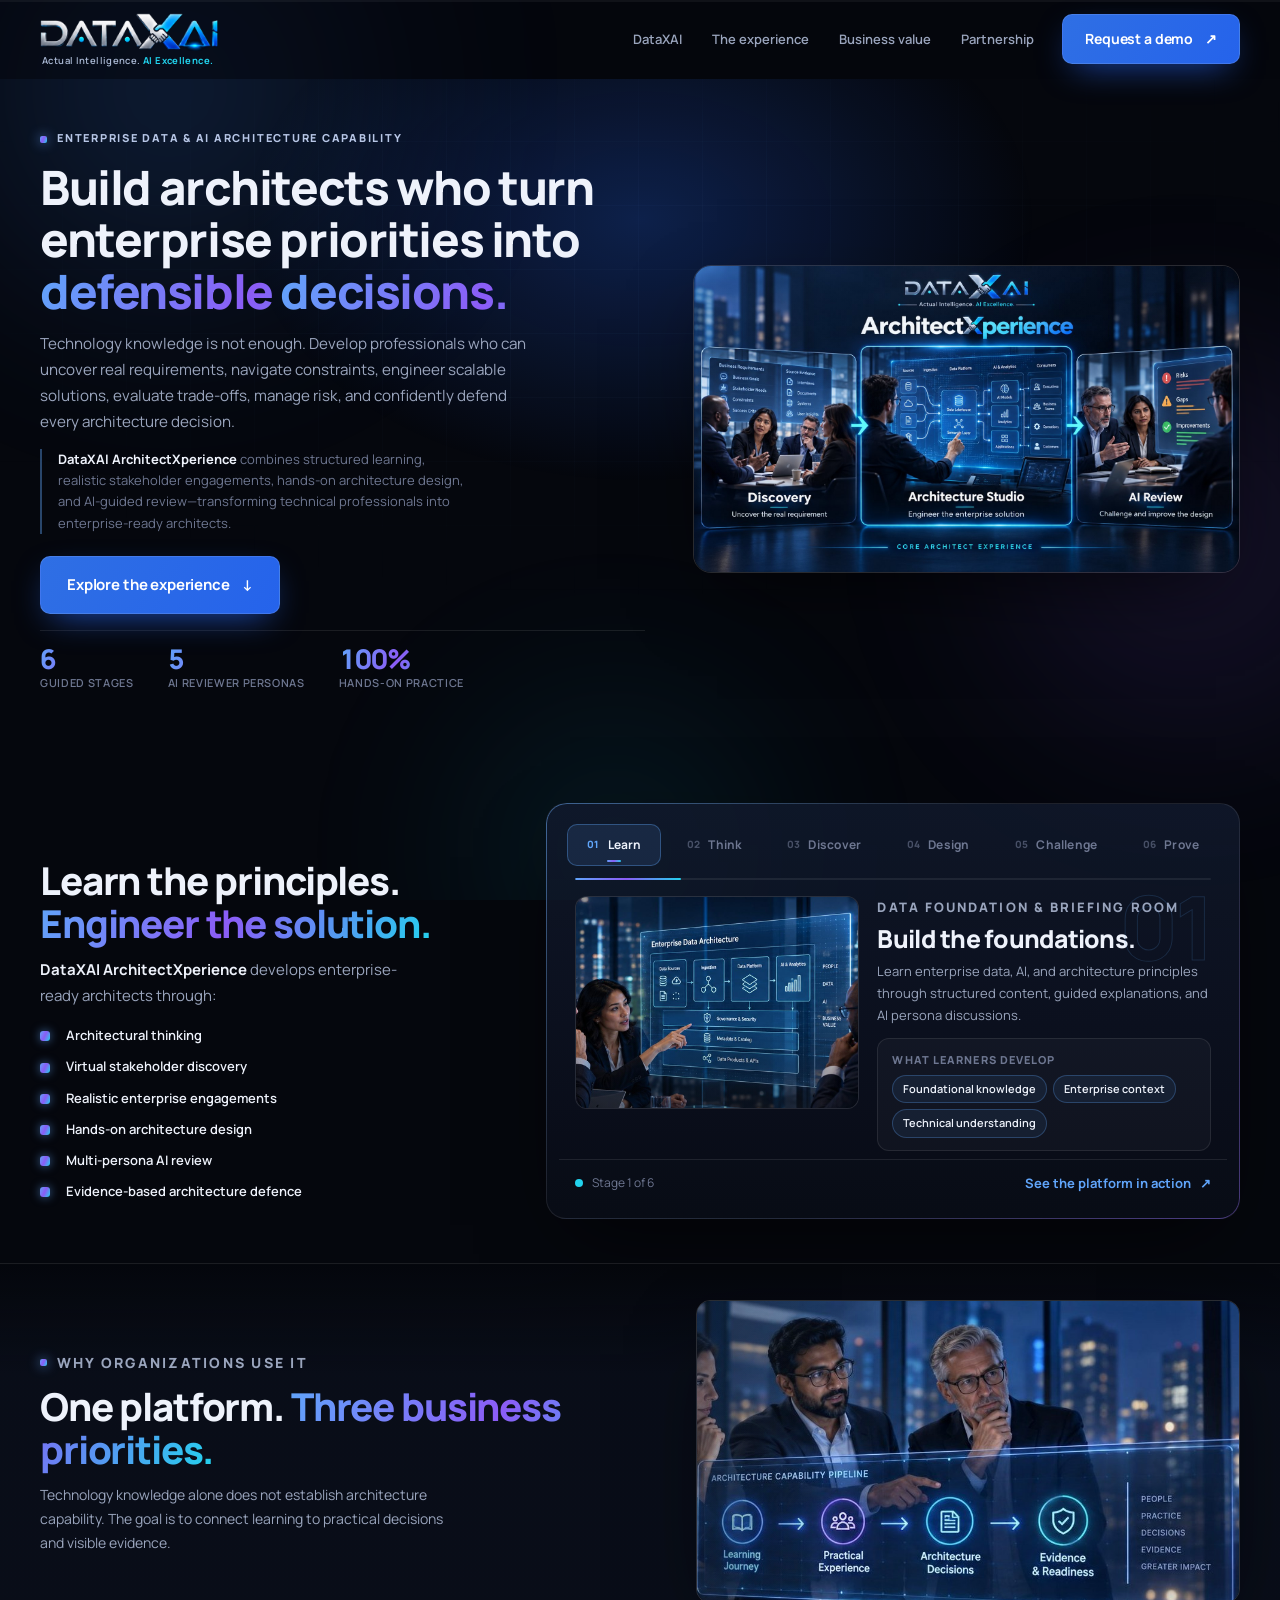
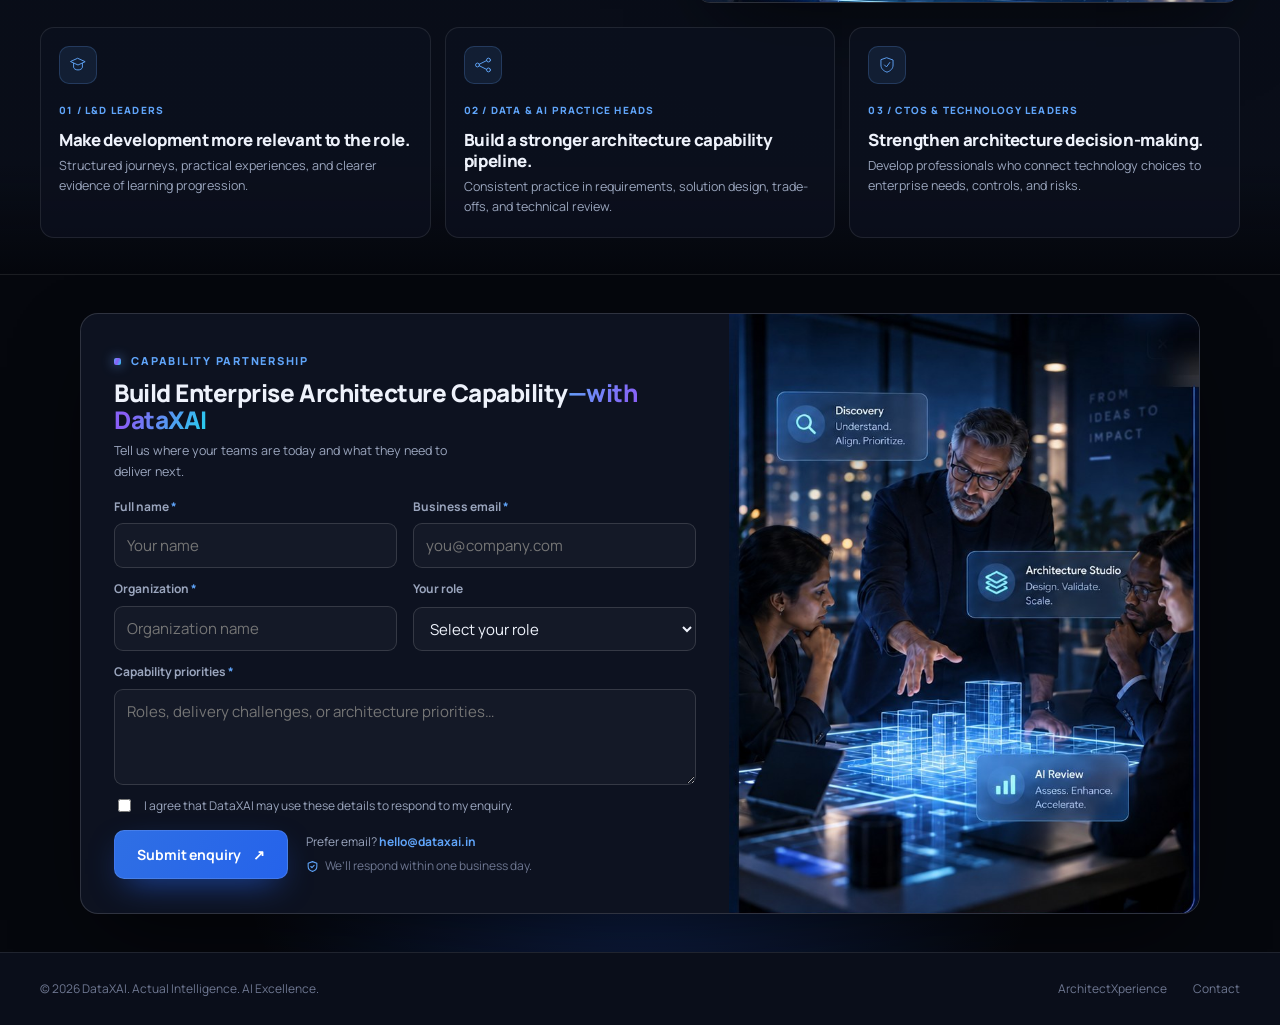
<file: index.html>
<!doctype html>
<html lang="en">
<head>
  <meta charset="utf-8">
  <meta name="viewport" content="width=device-width, initial-scale=1">
  <meta name="theme-color" content="#05070d">
  <meta name="description" content="DataXAI ArchitectXperience builds enterprise Data &amp; AI architecture capability &mdash; combining structured learning, realistic stakeholder engagements, hands-on architecture design, and AI-guided review to turn technical professionals into enterprise-ready architects.">
  <meta property="og:title" content="DataXAI | Build Enterprise-Ready Architects">
  <meta property="og:description" content="Technology knowledge is not enough. Develop professionals who can uncover real requirements, navigate constraints, engineer scalable solutions, evaluate trade-offs, manage risk, and defend every architecture decision.">
  <meta property="og:type" content="website">
  <title>DataXAI | Build Enterprise-Ready Architects</title>
  <link rel="icon" type="image/png" href="assets/favicon.png">
  <link rel="preconnect" href="https://fonts.googleapis.com">
  <link rel="preconnect" href="https://fonts.gstatic.com" crossorigin>
  <link href="https://fonts.googleapis.com/css2?family=Manrope:wght@400;500;600;700;800&display=swap" rel="stylesheet">
  <link rel="stylesheet" href="styles.css?v=2">
  <noscript><style>
    [data-reveal],.hero-title .w{opacity:1!important;transform:none!important}
    .value-ico .dw{stroke-dashoffset:0!important}
  </style></noscript>
</head>
<body>
  <a class="skip-link" href="#main">Skip to content</a>

  <div class="scroll-progress" aria-hidden="true"><span data-scroll-bar></span></div>

  <div class="page-aurora" aria-hidden="true">
    <span class="aurora aurora-1"></span>
    <span class="aurora aurora-2"></span>
    <span class="aurora aurora-3"></span>
  </div>

  <header class="site-header" data-header>
    <div class="container header-inner">
      <a class="brand" href="#top" aria-label="DataXAI — Actual Intelligence. AI Excellence.">
        <img class="brand-mark" src="assets/logo-mark.png" alt="DataXAI" width="460" height="98">
        <span class="brand-tagline">Actual Intelligence. <b>AI Excellence.</b></span>
      </a>
      <nav class="desktop-nav" aria-label="Main navigation">
        <a href="#top">DataXAI</a>
        <a href="#experience">The experience</a>
        <a href="#value">Business value</a>
        <a href="#partnership">Partnership</a>
      </nav>
      <div class="header-actions">
        <a class="button button-primary js-contact" href="#partnership">Request a demo <span aria-hidden="true">↗</span></a>
        <button class="menu-toggle" type="button" aria-label="Open navigation" aria-controls="mobile-nav" aria-expanded="false">
          <span></span><span></span><span></span>
        </button>
      </div>
    </div>
    <nav class="mobile-nav" id="mobile-nav" aria-label="Mobile navigation" hidden>
      <a href="#top">DataXAI</a>
      <a href="#experience">The experience</a>
      <a href="#value">Business value</a>
      <a href="#partnership">Partnership</a>
      <a class="button button-primary js-contact" href="#partnership">Request a corporate demo</a>
    </nav>
  </header>

  <main id="main">
    <!-- ===================== HERO ===================== -->
    <section class="hero" id="top" aria-labelledby="hero-title">
      <div class="hero-grid" aria-hidden="true"></div>
      <div class="hero-glow" aria-hidden="true"></div>
      <div class="container hero-inner">
        <div class="hero-copy">
          <p class="eyebrow eyebrow-light reveal" data-reveal>
            <span class="eyebrow-mark"></span> Enterprise Data &amp; AI Architecture Capability
          </p>
          <h1 id="hero-title" class="hero-title">
            <span class="line" data-reveal><span class="w">Build</span> <span class="w">architects</span> <span class="w">who</span> <span class="w">turn</span></span>
            <span class="line" data-reveal><span class="w">enterprise</span> <span class="w">priorities</span> <span class="w">into</span></span>
            <span class="line" data-reveal><span class="w grad">defensible</span> <span class="w grad">decisions.</span></span>
          </h1>
          <p class="hero-description reveal" data-reveal>
            Technology knowledge is not enough. Develop professionals who can uncover real
            requirements, navigate constraints, engineer scalable solutions, evaluate trade-offs,
            manage risk, and confidently defend every architecture decision.
          </p>
          <p class="hero-product reveal" data-reveal>
            <strong>DataXAI ArchitectXperience</strong> combines structured learning, realistic
            stakeholder engagements, hands-on architecture design, and AI-guided review&mdash;transforming
            technical professionals into enterprise-ready architects.
          </p>
          <div class="hero-actions reveal" data-reveal>
            <a class="button button-primary button-large" href="#experience">
              Explore the experience <span aria-hidden="true">↓</span>
            </a>
          </div>
          <dl class="hero-proof reveal" data-reveal>
            <div><dt data-count="6">6</dt><dd>Guided stages</dd></div>
            <div><dt data-count="5">5</dt><dd>AI reviewer personas</dd></div>
            <div><dt data-count="100" data-suffix="%">100%</dt><dd>Hands-on practice</dd></div>
          </dl>
        </div>
        <div class="hero-visual reveal" data-reveal aria-hidden="true" data-tilt-visual>
          <div class="hero-visual-frame">
            <img src="assets/archxp.jpg" alt="" width="1672" height="941" loading="eager">
            <span class="hero-scan"></span>
          </div>
        </div>
      </div>
      <a class="hero-cue" href="#experience" aria-label="Scroll to explore the experience">
        <span class="hero-cue-track"><span class="hero-cue-dot"></span></span>
        Scroll to explore
      </a>
    </section>

    <!-- ===================== EXPERIENCE ===================== -->
    <section class="experience-section" id="experience" aria-labelledby="experience-title">
      <div class="container experience-layout">
        <div class="experience-intro">
          <p class="eyebrow reveal" data-reveal><span class="eyebrow-mark"></span> The connected experience</p>
          <h2 id="experience-title" class="reveal" data-reveal>
            Learn the principles.<br><span class="grad">Engineer the solution.</span>
          </h2>
          <p class="reveal" data-reveal>
            <strong>DataXAI ArchitectXperience</strong> develops enterprise-ready architects through:
          </p>
          <ul class="experience-points reveal" data-reveal>
            <li>Architectural thinking</li>
            <li>Virtual stakeholder discovery</li>
            <li>Realistic enterprise engagements</li>
            <li>Hands-on architecture design</li>
            <li>Multi-persona AI review</li>
            <li>Evidence-based architecture defence</li>
          </ul>
        </div>

        <div class="journey-panel reveal" data-reveal>
          <div class="journey-tabs" role="tablist" aria-label="Architecture development stages">
            <button type="button" role="tab" id="tab-learn" aria-controls="panel-learn" aria-selected="true" tabindex="0" data-stage="learn"><span>01</span> Learn</button>
            <button type="button" role="tab" id="tab-think" aria-controls="panel-think" aria-selected="false" tabindex="-1" data-stage="think"><span>02</span> Think</button>
            <button type="button" role="tab" id="tab-discover" aria-controls="panel-discover" aria-selected="false" tabindex="-1" data-stage="discover"><span>03</span> Discover</button>
            <button type="button" role="tab" id="tab-design" aria-controls="panel-design" aria-selected="false" tabindex="-1" data-stage="design"><span>04</span> Design</button>
            <button type="button" role="tab" id="tab-challenge" aria-controls="panel-challenge" aria-selected="false" tabindex="-1" data-stage="challenge"><span>05</span> Challenge</button>
            <button type="button" role="tab" id="tab-prove" aria-controls="panel-prove" aria-selected="false" tabindex="-1" data-stage="prove"><span>06</span> Prove</button>
          </div>

          <div class="journey-progress" aria-hidden="true">
            <span data-journey-bar></span>
            <span class="journey-timer" data-journey-timer></span>
          </div>

          <div class="journey-content">
            <section class="stage" role="tabpanel" id="panel-learn" aria-labelledby="tab-learn">
              <div class="stage-body">
                <span class="stage-ghost" aria-hidden="true">01</span>
                <p class="stage-label">Data foundation &amp; briefing room</p>
                <h3>Build the foundations.</h3>
                <p>Learn enterprise data, AI, and architecture principles through structured content, guided explanations, and AI persona discussions.</p>
                <div class="stage-output">
                  <strong>What learners develop</strong>
                  <ul class="chips"><li>Foundational knowledge</li><li>Enterprise context</li><li>Technical understanding</li></ul>
                </div>
              </div>
              <figure class="stage-media"><img src="assets/learn.jpg" alt="" data-stage-img></figure>
            </section>
            <section class="stage" role="tabpanel" id="panel-think" aria-labelledby="tab-think" hidden>
              <div class="stage-body">
                <span class="stage-ghost" aria-hidden="true">02</span>
                <p class="stage-label">Architect thinking</p>
                <h3>Reason before choosing technology.</h3>
                <p>Work through scenarios, decision frameworks, constraints, and trade-offs to develop architecture thinking rather than memorizing products.</p>
                <div class="stage-output">
                  <strong>What learners develop</strong>
                  <ul class="chips"><li>Problem framing</li><li>Alternatives</li><li>Decision rationale</li></ul>
                </div>
              </div>
              <figure class="stage-media"><img src="assets/think.jpg" alt="" data-stage-img></figure>
            </section>
            <section class="stage" role="tabpanel" id="panel-discover" aria-labelledby="tab-discover" hidden>
              <div class="stage-body">
                <span class="stage-ghost" aria-hidden="true">03</span>
                <p class="stage-label">Virtual discovery room</p>
                <h3>Understand the real requirement.</h3>
                <p>Engage with AI stakeholder personas to clarify business objectives, ask better questions, and reconcile competing priorities.</p>
                <div class="stage-output">
                  <strong>What learners produce</strong>
                  <ul class="chips"><li>Requirements</li><li>Constraints</li><li>Assumptions</li><li>Discovery notes</li></ul>
                </div>
              </div>
              <figure class="stage-media"><img src="assets/discover.jpg" alt="" data-stage-img></figure>
            </section>
            <section class="stage" role="tabpanel" id="panel-design" aria-labelledby="tab-design" hidden>
              <div class="stage-body">
                <span class="stage-ghost" aria-hidden="true">04</span>
                <p class="stage-label">Architecture studio</p>
                <h3>Don't just draw it. Engineer it.</h3>
                <p>Turn requirements into a structured enterprise design. Explore components and patterns, document design choices, and consider governance, security, quality, and operations.</p>
                <div class="stage-output">
                  <strong>What learners produce</strong>
                  <ul class="chips"><li>Architecture design</li><li>Component choices</li><li>Design decisions</li></ul>
                </div>
              </div>
              <figure class="stage-media"><img src="assets/design.jpg" alt="" data-stage-img></figure>
            </section>
            <section class="stage" role="tabpanel" id="panel-challenge" aria-labelledby="tab-challenge" hidden>
              <div class="stage-body">
                <span class="stage-ghost" aria-hidden="true">05</span>
                <p class="stage-label">AI architecture review</p>
                <h3>Challenge the design.</h3>
                <p>Use AI-guided review to examine assumptions, identify gaps and risks, compare alternatives, and improve the proposed solution.</p>
                <div class="stage-output">
                  <strong>What learners develop</strong>
                  <ul class="chips"><li>Risk awareness</li><li>Trade-off analysis</li><li>Design improvements</li></ul>
                </div>
              </div>
              <figure class="stage-media"><img src="assets/challenge.jpg" alt="" data-stage-img></figure>
            </section>
            <section class="stage" role="tabpanel" id="panel-prove" aria-labelledby="tab-prove" hidden>
              <div class="stage-body">
                <span class="stage-ghost" aria-hidden="true">06</span>
                <p class="stage-label">Assessment &amp; architecture evidence</p>
                <h3>Show the work. Defend the decisions.</h3>
                <p>Present architecture artifacts and explain the proposed solution. Evaluate practical work against agreed criteria to make development progress more visible.</p>
                <div class="stage-output">
                  <strong>What learners demonstrate</strong>
                  <ul class="chips"><li>Architecture artifacts</li><li>Design rationale</li><li>Review readiness</li></ul>
                </div>
              </div>
              <figure class="stage-media"><img src="assets/prove.jpg" alt="" data-stage-img></figure>
            </section>
          </div>

          <div class="journey-footer">
            <span><span class="status-dot"></span> <span data-journey-count>Stage 1 of 6</span></span>
            <a class="text-action js-contact" href="#partnership">See the platform in action <span aria-hidden="true">↗</span></a>
          </div>
        </div>
      </div>
    </section>

    <!-- ===================== VALUE ===================== -->
    <section class="value-section" id="value" aria-labelledby="value-title">
      <div class="container value-v2">
        <div class="value-v2-top">
          <div class="value-v2-intro">
            <p class="eyebrow reveal" data-reveal><span class="eyebrow-mark"></span> Why organizations use it</p>
            <h2 id="value-title" class="reveal" data-reveal>One platform. <span class="grad">Three business priorities.</span></h2>
            <p class="reveal" data-reveal>
              Technology knowledge alone does not establish architecture capability. The goal is to
              connect learning to practical decisions and visible evidence.
            </p>
          </div>
          <figure class="value-v2-scene reveal" data-reveal aria-hidden="true">
            <img src="assets/value-scene.jpg" width="906" height="503" alt="" loading="lazy">
          </figure>
        </div>

        <div class="value-v2-cards">
          <article class="v2-card reveal" data-reveal>
            <span class="v2-ico" aria-hidden="true">
              <svg viewBox="0 0 40 40" fill="none" stroke="currentColor" stroke-width="1.7" stroke-linecap="round" stroke-linejoin="round">
                <path d="M20 8 L33 14 L20 20 L7 14 Z"/><path d="M12 17 V24 C12 26.5 15.5 29 20 29 C24.5 29 28 26.5 28 24 V17"/>
              </svg>
            </span>
            <span class="v2-label">01 / L&amp;D Leaders</span>
            <h3>Make development more relevant to the role.</h3>
            <p>Structured journeys, practical experiences, and clearer evidence of learning progression.</p>
          </article>
          <article class="v2-card reveal" data-reveal>
            <span class="v2-ico" aria-hidden="true">
              <svg viewBox="0 0 40 40" fill="none" stroke="currentColor" stroke-width="1.7" stroke-linecap="round" stroke-linejoin="round">
                <circle cx="10" cy="20" r="3.5"/><circle cx="30" cy="11" r="3.5"/><circle cx="30" cy="29" r="3.5"/>
                <path d="M13.5 18.5 L26.5 12"/><path d="M13.5 21.5 L26.5 28"/>
              </svg>
            </span>
            <span class="v2-label">02 / Data &amp; AI Practice Heads</span>
            <h3>Build a stronger architecture capability pipeline.</h3>
            <p>Consistent practice in requirements, solution design, trade-offs, and technical review.</p>
          </article>
          <article class="v2-card reveal" data-reveal>
            <span class="v2-ico" aria-hidden="true">
              <svg viewBox="0 0 40 40" fill="none" stroke="currentColor" stroke-width="1.7" stroke-linecap="round" stroke-linejoin="round">
                <path d="M20 7 L31 11 V20 C31 27 26 31 20 33 C14 31 9 27 9 20 V11 Z"/><path d="M15.5 20 L19 23.5 L25 15.5"/>
              </svg>
            </span>
            <span class="v2-label">03 / CTOs &amp; Technology Leaders</span>
            <h3>Strengthen architecture decision-making.</h3>
            <p>Develop professionals who connect technology choices to enterprise needs, controls, and risks.</p>
          </article>
        </div>

      </div>
    </section>

    <!-- ===================== PARTNERSHIP (enquiry) ===================== -->
    <section class="partnership-section" id="partnership" aria-labelledby="partnership-heading">
      <div class="hero-glow closing-glow" aria-hidden="true"></div>
      <div class="container">
        <div class="enquiry-card">
          <div class="enquiry-pane">
            <p class="eyebrow reveal" data-reveal><span class="eyebrow-mark"></span> Capability Partnership</p>
            <h2 id="partnership-heading" class="reveal" data-reveal>Build Enterprise Architecture Capability<span class="grad">&mdash;with DataXAI</span></h2>
            <p class="enquiry-lead reveal" data-reveal>Tell us where your teams are today and what they need to deliver next.</p>
            <form name="corporate-enquiry" method="POST" action="/thank-you.html" data-netlify="true" netlify-honeypot="bot-field">
              <input type="hidden" name="form-name" value="corporate-enquiry">
              <p class="honeypot"><label>Leave this field empty: <input name="bot-field" tabindex="-1" autocomplete="off"></label></p>
              <div class="form-grid">
                <div class="field"><label for="contact-name">Full name <span>*</span></label><input id="contact-name" name="name" type="text" autocomplete="name" required placeholder="Your name"></div>
                <div class="field"><label for="contact-email">Business email <span>*</span></label><input id="contact-email" name="email" type="email" autocomplete="email" required placeholder="you@company.com"></div>
                <div class="field"><label for="contact-company">Organization <span>*</span></label><input id="contact-company" name="company" type="text" autocomplete="organization" required placeholder="Organization name"></div>
                <div class="field"><label for="contact-role">Your role</label><select id="contact-role" name="role"><option value="">Select your role</option><option>L&amp;D / Talent Development</option><option>Data &amp; AI Practice Leader</option><option>CTO / Technology Leader</option><option>Other</option></select></div>
                <div class="field field-full"><label for="contact-message">Capability priorities <span>*</span></label><textarea id="contact-message" name="message" rows="3" required placeholder="Roles, delivery challenges, or architecture priorities&hellip;"></textarea></div>
              </div>
              <label class="consent"><input type="checkbox" name="contact-consent" value="yes" required><span>I agree that DataXAI may use these details to respond to my enquiry.</span></label>
              <div class="enquiry-foot">
                <button class="button button-primary form-submit" type="submit">Submit enquiry <span aria-hidden="true">↗</span></button>
                <div class="enquiry-aside">
                  <span>Prefer email? <a href="mailto:hello@dataxai.in">hello@dataxai.in</a></span>
                  <span class="enquiry-assure"><svg viewBox="0 0 24 24" fill="none" stroke="currentColor" stroke-width="2" stroke-linecap="round" stroke-linejoin="round" aria-hidden="true"><path d="M12 3 L20 6 V12 C20 17 16 20 12 21 C8 20 4 17 4 12 V6 Z"/><path d="M9 12 L11 14 L15 10"/></svg> We&rsquo;ll respond within one business day.</span>
                </div>
              </div>
            </form>
          </div>
          <div class="enquiry-visual" aria-hidden="true">
            <img src="assets/enquiry-visual.jpg" alt="" width="686" height="892">
          </div>
        </div>
      </div>
    </section>
  </main>

  <footer class="site-footer">
    <div class="container footer-inner">
      <span>© <span id="year">2026</span> DataXAI. Actual Intelligence. AI Excellence.</span>
      <div>
        <a href="#experience">ArchitectXperience</a>
        <a href="mailto:hello@dataxai.in">Contact</a>
      </div>
    </div>
  </footer>

  <script src="script.js?v=2"></script>
</body>
</html>
</file>
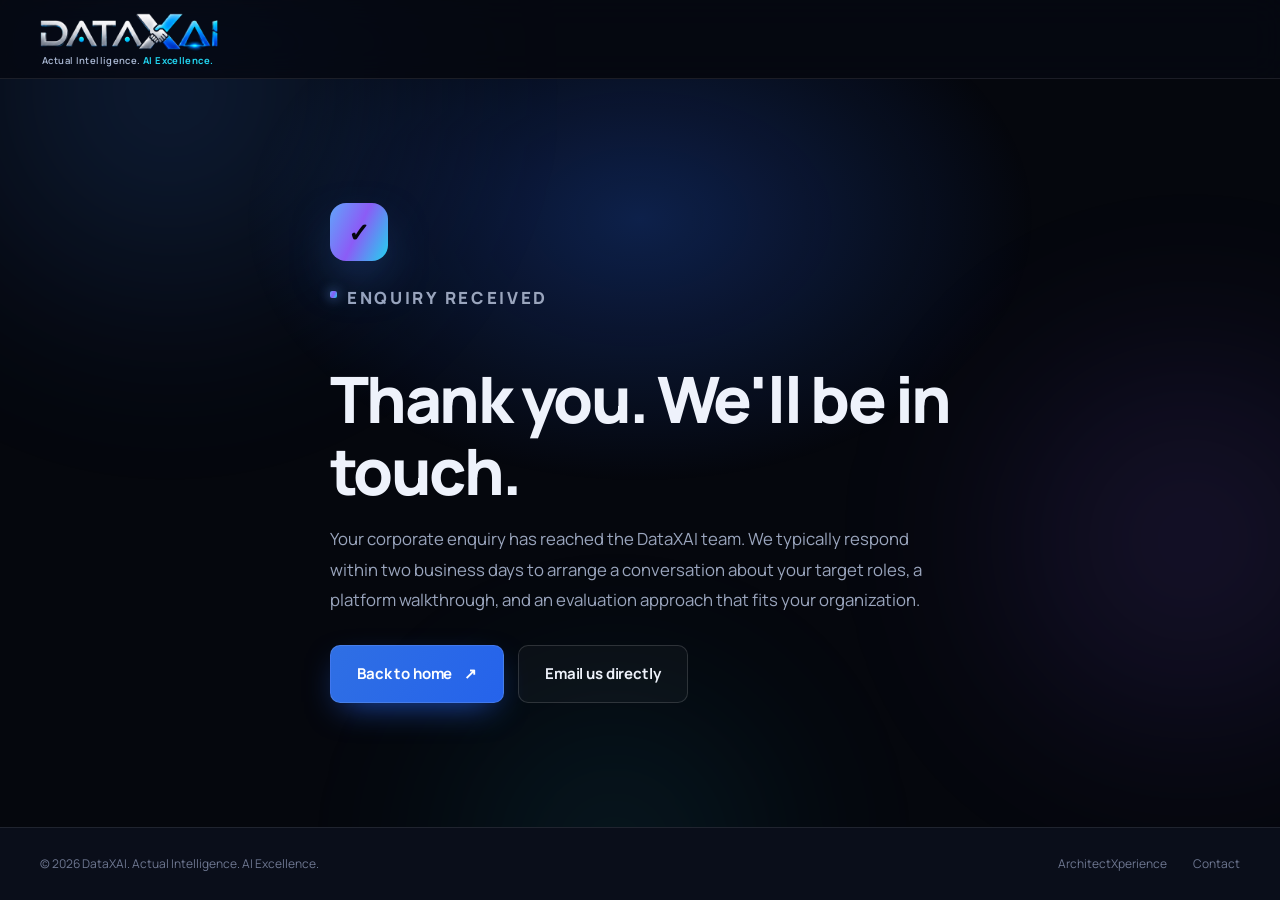
<file: thank-you.html>
<!doctype html>
<html lang="en">
<head>
  <meta charset="utf-8">
  <meta name="viewport" content="width=device-width, initial-scale=1">
  <meta name="theme-color" content="#05070d">
  <meta name="robots" content="noindex">
  <meta name="description" content="Thank you — your DataXAI corporate enquiry has been received.">
  <title>Thank you | DataXAI</title>
  <link rel="icon" type="image/png" href="assets/favicon.png">
  <link rel="preconnect" href="https://fonts.googleapis.com">
  <link rel="preconnect" href="https://fonts.gstatic.com" crossorigin>
  <link href="https://fonts.googleapis.com/css2?family=Manrope:wght@400;500;600;700;800&display=swap" rel="stylesheet">
  <link rel="stylesheet" href="styles.css?v=2">
  <style>
    .thanks-page { min-height: 100vh; display: flex; flex-direction: column; }
    .thanks-main { flex: 1; display: flex; align-items: center; padding: 80px 0; position: relative; isolation: isolate; overflow: hidden; }
    .thanks-content { max-width: 620px; }
    .thanks-content h1 { font-size: clamp(2.4rem, 6vw, 4rem); margin: 20px 0 18px; letter-spacing: -.04em; }
    .thanks-content p { font-size: 1.05rem; color: var(--muted); line-height: 1.8; margin-bottom: 30px; }
    .thanks-actions { display: flex; gap: 14px; flex-wrap: wrap; }
    .check {
      width: 58px; height: 58px; border-radius: 16px; display: grid; place-items: center;
      background: var(--grad); color: #05070d; font-size: 26px; font-weight: 900;
      box-shadow: 0 20px 50px -14px rgba(59, 130, 246, .7);
      animation: pop .6s var(--ease) both;
    }
    @keyframes pop { from { opacity: 0; transform: scale(.6); } to { opacity: 1; transform: none; } }
  </style>
</head>
<body>
  <div class="page-aurora" aria-hidden="true">
    <span class="aurora aurora-1"></span>
    <span class="aurora aurora-2"></span>
    <span class="aurora aurora-3"></span>
  </div>

  <div class="thanks-page">
    <header class="site-header" data-scrolled>
      <div class="container header-inner">
        <a class="brand" href="index.html" aria-label="DataXAI — Actual Intelligence. AI Excellence.">
          <img class="brand-mark" src="assets/logo-mark.png" alt="DataXAI" width="460" height="98">
          <span class="brand-tagline">Actual Intelligence. <b>AI Excellence.</b></span>
        </a>
      </div>
    </header>

    <main class="thanks-main">
      <div class="hero-glow" aria-hidden="true"></div>
      <div class="container thanks-content">
        <div class="check" aria-hidden="true">✓</div>
        <p class="eyebrow eyebrow-light" style="margin-top:22px"><span class="eyebrow-mark"></span> Enquiry received</p>
        <h1>Thank you. We'll be in touch.</h1>
        <p>
          Your corporate enquiry has reached the DataXAI team. We typically respond within two
          business days to arrange a conversation about your target roles, a platform walkthrough,
          and an evaluation approach that fits your organization.
        </p>
        <div class="thanks-actions">
          <a class="button button-primary button-large" href="index.html">Back to home <span aria-hidden="true">↗</span></a>
          <a class="button button-ghost button-large" href="mailto:hello@dataxai.in">Email us directly</a>
        </div>
      </div>
    </main>

    <footer class="site-footer">
      <div class="container footer-inner">
        <span>© <span id="year">2026</span> DataXAI. Actual Intelligence. AI Excellence.</span>
        <div>
          <a href="index.html#experience">ArchitectXperience</a>
          <a href="mailto:hello@dataxai.in">Contact</a>
        </div>
      </div>
    </footer>
  </div>

  <script>document.getElementById("year").textContent = new Date().getFullYear();</script>
</body>
</html>
</file>
<file: styles.css>
/* =========================================================================
   DataXAI — ArchitectXperience corporate site
   Colour theme retained from www.dataxai.in (dark, blue → indigo → violet → cyan)
   ========================================================================= */

:root {
  /* surfaces */
  --bg:        #05070d;
  --bg-2:      #0a0e1a;
  --surface:   #0d1220;
  --surface-2: #111a2e;
  --line:      rgba(255, 255, 255, .09);
  --line-2:    rgba(255, 255, 255, .14);

  /* text */
  --text:  #eef2fb;
  --muted: #9aa5bd;
  --dim:   #6e7791;

  /* brand */
  --blue:        #3b82f6;
  --blue-bright: #60a5fa;
  --indigo:      #6366f1;
  --violet:      #8b5cf6;
  --cyan:        #22d3ee;
  --amber:       #fbbf24;

  --grad:      linear-gradient(115deg, #60a5fa 0%, #8b5cf6 48%, #22d3ee 100%);
  --grad-soft: linear-gradient(115deg, rgba(96,165,250,.18), rgba(139,92,246,.14), rgba(34,211,238,.16));

  --max: 1200px;
  --radius: 14px;
  --ease: cubic-bezier(.22, 1, .36, 1);

  --shadow-lg: 0 30px 80px -24px rgba(0, 0, 0, .7);
  --glow:      0 0 0 1px rgba(96, 165, 250, .25), 0 20px 60px -20px rgba(59, 130, 246, .45);
}

*, *::before, *::after { box-sizing: border-box; }
[hidden] { display: none !important; }

html { scroll-behavior: smooth; scroll-padding-top: 92px; }

body {
  margin: 0;
  background: var(--bg);
  color: var(--text);
  font: 15px/1.7 "Manrope", -apple-system, BlinkMacSystemFont, "Segoe UI", Arial, sans-serif;
  -webkit-font-smoothing: antialiased;
  overflow-x: hidden;
}

button, input, select, textarea { font: inherit; color: inherit; }
button { cursor: pointer; }
a { color: inherit; text-decoration: none; }
img { max-width: 100%; display: block; }
h1, h2, h3, p { margin: 0; }
h1, h2, h3 { line-height: 1.12; letter-spacing: -.03em; font-weight: 800; }

::selection { background: rgba(139, 92, 246, .35); color: #fff; }

:focus-visible {
  outline: 2px solid var(--blue-bright);
  outline-offset: 3px;
  border-radius: 4px;
}

.container { width: min(var(--max), calc(100% - 80px)); margin-inline: auto; }

.skip-link {
  position: absolute; top: -100px; left: 16px; z-index: 200;
  padding: 10px 16px; background: var(--surface); color: var(--text);
  border: 1px solid var(--line-2); border-radius: 8px;
}
.skip-link:focus { top: 12px; }

/* ---------- shared bits ---------- */
.eyebrow {
  display: inline-flex; align-items: flex-start; gap: 10px;
  color: var(--blue-bright); font-size: 11px; font-weight: 800;
  letter-spacing: .16em; text-transform: uppercase; line-height: 1.5;
}
.eyebrow-mark {
  width: 7px; height: 7px; flex: none; border-radius: 2px; margin-top: .5em;
  background: var(--grad); box-shadow: 0 0 12px rgba(96, 165, 250, .8);
}
.eyebrow-light { color: #b7c6e6; }

.grad {
  background: var(--grad);
  -webkit-background-clip: text; background-clip: text;
  color: transparent;
}

.button {
  --sheen: rgba(255, 255, 255, .35);
  position: relative; overflow: hidden;
  display: inline-flex; align-items: center; justify-content: center; gap: 12px;
  min-height: 46px; padding: 12px 22px;
  border: 1px solid transparent; border-radius: 10px;
  font-size: 14px; font-weight: 700; letter-spacing: -.01em;
  transition: transform .25s var(--ease), box-shadow .25s var(--ease),
              background .2s, border-color .2s, color .2s;
}
.button span { transition: transform .25s var(--ease); }
.button:hover span { transform: translateX(3px); }
.button-large { min-height: 52px; padding: 15px 26px; font-size: 15px; }

.button::after {
  content: ""; position: absolute; inset: 0;
  background: linear-gradient(120deg, transparent 30%, var(--sheen) 50%, transparent 70%);
  transform: translateX(-120%);
  transition: transform .7s var(--ease);
}
.button:hover::after { transform: translateX(120%); }

.button-primary {
  background: linear-gradient(120deg, #2f6fe4, #2563eb);
  border-color: rgba(255, 255, 255, .12);
  color: #fff;
  box-shadow: 0 12px 34px -12px rgba(37, 99, 235, .8);
}
.button-primary:hover {
  transform: translateY(-2px);
  box-shadow: 0 18px 46px -12px rgba(37, 99, 235, .95);
}
.button-ghost {
  background: rgba(255, 255, 255, .03);
  border-color: var(--line-2);
  color: var(--text);
  --sheen: rgba(96, 165, 250, .18);
}
.button-ghost:hover { transform: translateY(-2px); border-color: rgba(96, 165, 250, .5); background: rgba(96, 165, 250, .08); }

.text-action {
  background: none; border: 0; padding: 0;
  display: inline-flex; align-items: center; gap: 9px;
  color: var(--blue-bright); font-weight: 700; font-size: 13px;
}
.text-action span { transition: transform .25s var(--ease); }
.text-action:hover span { transform: translateX(4px); }

/* ---------- page aurora background ---------- */
.page-aurora { position: fixed; inset: 0; z-index: -2; overflow: hidden; pointer-events: none; }
.aurora {
  position: absolute; border-radius: 50%; filter: blur(90px); opacity: .4;
  will-change: transform;
}
.aurora-1 { width: 620px; height: 620px; top: -220px; left: -140px;
  background: radial-gradient(circle, rgba(59,130,246,.55), transparent 70%);
  animation: drift1 26s var(--ease) infinite alternate; }
.aurora-2 { width: 540px; height: 540px; top: 30%; right: -180px;
  background: radial-gradient(circle, rgba(139,92,246,.45), transparent 70%);
  animation: drift2 32s var(--ease) infinite alternate; }
.aurora-3 { width: 460px; height: 460px; bottom: -180px; left: 30%;
  background: radial-gradient(circle, rgba(34,211,238,.32), transparent 70%);
  animation: drift3 38s var(--ease) infinite alternate; }

@keyframes drift1 { to { transform: translate3d(120px, 80px, 0) scale(1.15); } }
@keyframes drift2 { to { transform: translate3d(-100px, 60px, 0) scale(1.1); } }
@keyframes drift3 { to { transform: translate3d(80px, -70px, 0) scale(1.2); } }

/* =========================================================================
   HEADER
   ========================================================================= */
.site-header {
  position: sticky; top: 0; z-index: 60;
  background: rgba(5, 7, 13, .55);
  border-bottom: 1px solid transparent;
  transition: background .3s var(--ease), border-color .3s var(--ease), backdrop-filter .3s;
}
.site-header[data-scrolled] {
  background: rgba(6, 9, 17, .85);
  backdrop-filter: blur(16px) saturate(160%);
  border-bottom-color: var(--line);
}
.header-inner {
  height: 78px; display: flex; align-items: center; gap: 28px;
}
.brand {
  flex: none; display: flex; flex-direction: column; align-items: flex-start; gap: 5px;
}
.brand-mark {
  width: 178px; height: auto; display: block;
  transition: transform .4s var(--ease);
}
.brand:hover .brand-mark { transform: scale(1.03); }
.brand-tagline {
  font-size: 9.5px; font-weight: 600; letter-spacing: .04em; line-height: 1;
  color: #aab9d4; white-space: nowrap; padding-left: 2px;
}
.brand-tagline b { color: var(--cyan); font-weight: 700; }

.desktop-nav { display: flex; align-items: center; gap: 30px; margin-left: auto; }
.desktop-nav a {
  position: relative; color: var(--muted); font-size: 13px; font-weight: 600;
  padding: 6px 0; transition: color .2s;
}
.desktop-nav a::after {
  content: ""; position: absolute; left: 0; bottom: 0; height: 2px; width: 100%;
  background: var(--grad); border-radius: 2px;
  transform: scaleX(0); transform-origin: left; transition: transform .3s var(--ease);
}
.desktop-nav a:hover { color: var(--text); }
.desktop-nav a:hover::after { transform: scaleX(1); }

.header-actions { display: flex; align-items: center; gap: 22px; }
.login-link { color: var(--muted); font-size: 13px; font-weight: 600; transition: color .2s; }
.login-link:hover { color: var(--text); }

.menu-toggle {
  display: none; width: 44px; height: 44px; border: 1px solid var(--line-2);
  border-radius: 10px; background: rgba(255, 255, 255, .03);
  flex-direction: column; align-items: center; justify-content: center; gap: 5px;
}
.menu-toggle span { width: 18px; height: 2px; background: var(--text); border-radius: 2px; transition: .3s var(--ease); }
.menu-toggle[aria-expanded="true"] span:nth-child(1) { transform: translateY(7px) rotate(45deg); }
.menu-toggle[aria-expanded="true"] span:nth-child(2) { opacity: 0; }
.menu-toggle[aria-expanded="true"] span:nth-child(3) { transform: translateY(-7px) rotate(-45deg); }

.mobile-nav {
  display: flex; flex-direction: column; padding: 8px 40px 26px;
  background: rgba(6, 9, 17, .96); backdrop-filter: blur(14px);
  border-top: 1px solid var(--line);
}
.mobile-nav a { padding: 14px 0; border-bottom: 1px solid var(--line); font-size: 14px; color: var(--muted); }
.mobile-nav .button { margin-top: 18px; align-self: flex-start; }

/* =========================================================================
   HERO
   ========================================================================= */
.hero {
  position: relative; isolation: isolate; overflow: hidden;
  min-height: min(84vh, 680px);
  display: flex; flex-direction: column; justify-content: center;
  padding: clamp(24px, 3.5vh, 44px) 0;
}
.hero-grid {
  position: absolute; inset: -2px; z-index: -1; opacity: .5;
  background-image:
    linear-gradient(rgba(100, 132, 165, .09) 1px, transparent 1px),
    linear-gradient(90deg, rgba(100, 132, 165, .09) 1px, transparent 1px);
  background-size: 64px 64px;
  mask-image: radial-gradient(ellipse 80% 60% at 50% 30%, #000 20%, transparent 80%);
  transform: translate3d(var(--px, 0), var(--py, 0), 0);
  transition: transform .3s var(--ease);
}
.hero-glow {
  position: absolute; z-index: -1; width: 900px; height: 600px;
  top: -160px; left: 50%; transform: translateX(-50%);
  background: radial-gradient(ellipse at center, rgba(37, 99, 235, .28), transparent 62%);
  pointer-events: none;
}
.hero-inner {
  display: grid; grid-template-columns: 1.05fr .95fr; gap: 48px; align-items: center;
}
.hero-inner > * { min-width: 0; }
.hero-copy { display: flex; flex-direction: column; align-items: flex-start; gap: 14px; }
.hero .eyebrow { margin-bottom: 0; }

/* hero visual */
.hero-visual { position: relative; }
.hero-visual-frame {
  position: relative; border-radius: 18px; overflow: hidden;
  border: 1px solid var(--line-2);
  box-shadow: var(--shadow-lg);
  animation: floaty 7s ease-in-out infinite;
}
.hero-visual-frame::after {
  content: ""; position: absolute; inset: 0;
  background: linear-gradient(160deg, rgba(96,165,250,.12), transparent 45%);
  pointer-events: none;
}
.hero-visual-frame img { width: 100%; height: auto; display: block; }
@keyframes floaty {
  0%, 100% { transform: translateY(0); }
  50%      { transform: translateY(-12px); }
}
.hero-title {
  font-size: clamp(1.9rem, 3.7vw, 3.35rem);
  line-height: 1.1; letter-spacing: -.03em;
  max-width: 20ch;
}
.hero-title .line { display: block; }
.hero-title .w { display: inline-block; }

.hero-description {
  max-width: 54ch; font-size: clamp(.95rem, 1.15vw, 1.05rem);
  color: var(--muted); line-height: 1.7;
}
.hero-product {
  max-width: 54ch; font-size: 13px; color: var(--dim); line-height: 1.65;
  padding-left: 16px; border-left: 2px solid rgba(96, 165, 250, .4);
}
.hero-product strong { color: var(--text); font-weight: 700; }

.hero-actions { display: flex; flex-wrap: wrap; gap: 14px; margin-top: 8px; }

/* =========================================================================
   EXPERIENCE
   ========================================================================= */
.experience-section { padding: clamp(30px, 3.4vw, 46px) 0; position: relative; }
.experience-layout {
  display: grid; grid-template-columns: .8fr 1.2fr; gap: 44px; align-items: center;
}
.experience-layout > * { min-width: 0; }
.experience-intro h2 {
  font-size: clamp(1.8rem, 3vw, 2.6rem); margin: 14px 0 12px;
}
.experience-intro > p { max-width: 40ch; color: var(--muted); }
.experience-intro > p strong { color: var(--text); font-weight: 700; }
.experience-points {
  list-style: none; padding: 0; margin: 16px 0 0; display: grid; gap: 9px;
}
.experience-points li {
  position: relative; padding-left: 26px; font-size: 13px; font-weight: 600; color: var(--text);
}
.experience-points li::before {
  content: ""; position: absolute; left: 0; top: .55em; width: 10px; height: 10px;
  border-radius: 3px; background: var(--grad); box-shadow: 0 0 10px rgba(96, 165, 250, .6);
}

/* --- journey panel --- */
.journey-panel {
  position: relative; padding: 12px; border: 1px solid var(--line);
  border-radius: 20px;
  background:
    linear-gradient(180deg, rgba(17, 26, 46, .8), rgba(10, 14, 26, .7));
  box-shadow: var(--shadow-lg);
}
.journey-panel::before {
  content: ""; position: absolute; inset: -1px; border-radius: 21px; padding: 1px;
  background: linear-gradient(140deg, rgba(96, 165, 250, .5), transparent 40%, transparent 60%, rgba(139, 92, 246, .4));
  -webkit-mask: linear-gradient(#000 0 0) content-box, linear-gradient(#000 0 0);
  -webkit-mask-composite: xor; mask-composite: exclude;
  pointer-events: none;
}
.journey-tabs {
  display: flex; flex-wrap: wrap; gap: 6px; padding: 8px;
}
.journey-tabs button {
  flex: 1 1 auto; display: inline-flex; align-items: center; gap: 8px; justify-content: center;
  padding: 10px 12px; border: 1px solid transparent; border-radius: 10px;
  background: transparent; color: var(--dim); font-size: 12px; font-weight: 700;
  letter-spacing: .02em; white-space: nowrap;
  transition: color .25s, background .25s, border-color .25s;
}
.journey-tabs button span { font-size: 10px; opacity: .6; font-weight: 800; }
.journey-tabs button:hover { color: var(--muted); }
.journey-tabs button[aria-selected="true"] {
  color: var(--text);
  background: rgba(96, 165, 250, .12);
  border-color: rgba(96, 165, 250, .35);
}
.journey-tabs button[aria-selected="true"] span { opacity: 1; color: var(--blue-bright); }

.journey-progress {
  height: 2px; margin: 4px 16px 0; border-radius: 2px;
  background: rgba(255, 255, 255, .07); overflow: hidden;
}
.journey-progress [data-journey-bar] {
  display: block; height: 100%; width: 16.66%;
  background: var(--grad); border-radius: 2px;
  transition: width .5s var(--ease);
}

.journey-content { padding: 16px 16px 2px; position: relative; }
.stage {
  display: grid; grid-template-columns: minmax(0, 0.92fr) minmax(0, 1.08fr);
  gap: 18px; align-items: start;
  animation: stageIn .5s var(--ease);
}
.stage[hidden] { display: none; }
@keyframes stageIn {
  from { opacity: 0; transform: translateY(10px); }
}
.stage-media {
  order: -1; margin: 0; border-radius: 12px; overflow: hidden;
  border: 1px solid var(--line); background: rgba(255, 255, 255, .03);
  aspect-ratio: 4 / 3; position: relative; align-self: start;
}
.stage-media::after {
  content: ""; position: absolute; inset: 0; pointer-events: none;
  background: linear-gradient(180deg, transparent 60%, rgba(5, 7, 13, .45));
}
.stage-media img {
  width: 100%; height: 100%; object-fit: cover; object-position: center 42%; display: block;
}
.stage-media[hidden] { display: none; }
.stage:has(.stage-media[hidden]) { grid-template-columns: 1fr; }
.stage-output { align-self: start; }
.stage-label {
  font-size: 10px; font-weight: 800; letter-spacing: .16em; text-transform: uppercase;
  color: var(--blue-bright); margin-bottom: 7px;
}
.stage h3 { font-size: clamp(1.2rem, 2vw, 1.55rem); margin-bottom: 7px; }
.stage-body > p { color: var(--muted); font-size: 13px; }
.stage-output {
  margin-top: 12px; padding: 12px 14px; border-radius: 12px;
  background: rgba(255, 255, 255, .03); border: 1px solid var(--line);
  display: grid; gap: 5px;
}
.stage-output strong { font-size: 11px; letter-spacing: .1em; text-transform: uppercase; color: var(--dim); font-weight: 800; }
.stage-output span { font-size: 13px; color: var(--text); font-weight: 600; }

.journey-footer {
  display: flex; align-items: center; justify-content: space-between; gap: 16px;
  padding: 12px 16px; margin-top: 6px; border-top: 1px solid var(--line);
  flex-wrap: wrap;
}
.journey-footer > span { display: inline-flex; align-items: center; gap: 9px; font-size: 12px; color: var(--dim); }
.status-dot {
  width: 8px; height: 8px; border-radius: 50%; background: var(--cyan);
  box-shadow: 0 0 0 0 rgba(34, 211, 238, .6); animation: pulse 2.4s var(--ease) infinite;
}
@keyframes pulse {
  0%   { box-shadow: 0 0 0 0 rgba(34, 211, 238, .55); }
  70%  { box-shadow: 0 0 0 10px rgba(34, 211, 238, 0); }
  100% { box-shadow: 0 0 0 0 rgba(34, 211, 238, 0); }
}

/* =========================================================================
   VALUE  —  crisp HTML text + a scene image, sized to fit the viewport
   ========================================================================= */
.sr-only {
  position: absolute; width: 1px; height: 1px; padding: 0; margin: -1px;
  overflow: hidden; clip: rect(0 0 0 0); white-space: nowrap; border: 0;
}
.anchor-offset { display: block; height: 0; }

.value-section {
  padding: clamp(24px, 2.8vw, 40px) 0; position: relative;
  background:
    linear-gradient(180deg, transparent, rgba(17, 26, 46, .35) 18%, rgba(17, 26, 46, .35) 82%, transparent);
  border-block: 1px solid var(--line);
}
.value-v2 { display: flex; flex-direction: column; gap: clamp(14px, 2vw, 24px); }

.value-v2-top {
  display: grid; grid-template-columns: 1fr .9fr; gap: clamp(24px, 4vw, 56px);
  align-items: center;
}
.value-v2-top > * { min-width: 0; }
.value-v2-intro h2 {
  font-size: clamp(1.75rem, 3vw, 2.55rem); margin: 12px 0 12px;
}
.value-v2-intro > p { color: var(--muted); font-size: 14px; max-width: 46ch; }
.value-v2-scene {
  margin: 0; border: 1px solid var(--line-2); border-radius: 14px; overflow: hidden;
  box-shadow: var(--shadow-lg); position: relative;
  transition: transform .5s var(--ease), box-shadow .5s var(--ease);
}
.value-v2-scene::after {
  content: ""; position: absolute; inset: 0; pointer-events: none;
  background: linear-gradient(120deg, rgba(96, 165, 250, .1), transparent 40%),
              linear-gradient(90deg, rgba(5, 7, 13, .35), transparent 22%);
}
.value-v2-scene:hover { transform: translateY(-4px); box-shadow: 0 40px 90px -30px rgba(37, 99, 235, .5); }
.value-v2-scene img { display: block; width: 100%; height: auto; }

.value-v2-cards { display: grid; grid-template-columns: repeat(3, minmax(0, 1fr)); gap: 14px; }
.v2-card {
  position: relative; padding: 18px 18px 20px; border-radius: var(--radius);
  border: 1px solid var(--line); background: rgba(13, 18, 32, .7);
  transition: transform .3s var(--ease), border-color .3s var(--ease), box-shadow .3s var(--ease);
}
.v2-card:hover { transform: translateY(-3px); border-color: rgba(96, 165, 250, .4); box-shadow: var(--glow); }
.v2-ico {
  display: grid; place-items: center; width: 38px; height: 38px; margin-bottom: 12px;
  border-radius: 10px; color: var(--blue-bright);
  background: rgba(96, 165, 250, .1); border: 1px solid rgba(96, 165, 250, .22);
}
.v2-ico svg { width: 22px; height: 22px; }
.v2-label {
  font-size: 10px; font-weight: 800; letter-spacing: .12em; text-transform: uppercase;
  color: var(--blue-bright);
}
.v2-card h3 { font-size: 1.05rem; margin: 8px 0 6px; letter-spacing: -.02em; line-height: 1.25; }
.v2-card p { color: var(--muted); font-size: 12.5px; line-height: 1.6; }

/* decorative glow anchored to the bottom of the partnership section */
.closing-glow { top: auto; bottom: -220px; }

/* =========================================================================
   FOOTER
   ========================================================================= */
.site-footer { background: var(--bg-2); border-top: 1px solid var(--line); }
.footer-inner {
  display: flex; align-items: center; justify-content: space-between; gap: 24px;
  padding: 26px 0; font-size: 12px; color: var(--dim); flex-wrap: wrap;
}
.footer-inner > div { display: flex; gap: 26px; flex-wrap: wrap; }
.footer-inner a:hover { color: var(--text); }

/* =========================================================================
   PARTNERSHIP  —  enquiry section (form + visual)
   ========================================================================= */
.partnership-section {
  position: relative; isolation: isolate; overflow: hidden;
  padding: clamp(20px, 3vw, 38px) 0;
  display: flex; flex-direction: column; justify-content: center;
}
.enquiry-card {
  display: grid; grid-template-columns: 1.16fr .84fr;
  border: 1px solid var(--line-2); border-radius: 18px; overflow: hidden;
  background: var(--surface); box-shadow: var(--shadow-lg);
  max-width: min(1120px, 100%); margin-inline: auto;
}
.enquiry-card > * { min-width: 0; }

.enquiry-pane { padding: clamp(22px, 2.6vw, 34px); }
.enquiry-pane .eyebrow { margin-bottom: 3px; }
.enquiry-pane h2 {
  font-size: clamp(1.35rem, 1.9vw, 1.75rem); line-height: 1.14;
  margin: 6px 0 6px; letter-spacing: -.02em;
}
.enquiry-lead { color: var(--muted); font-size: 12.5px; margin-bottom: 14px; max-width: 46ch; }
.enquiry-pane form { padding: 0; }

.honeypot { position: absolute; left: -9999px; }
.form-grid { display: grid; grid-template-columns: 1fr 1fr; gap: 11px 16px; }
.field { display: grid; gap: 6px; }
.field-full { grid-column: 1 / -1; }
.field label { font-size: 12px; font-weight: 700; color: var(--muted); }
.field label span { color: var(--blue-bright); }
.field input, .field select, .field textarea {
  width: 100%; padding: 9px 12px; border-radius: 9px;
  border: 1px solid var(--line-2); background: rgba(255, 255, 255, .03); color: var(--text);
  transition: border-color .2s, background .2s, box-shadow .2s;
}
.field textarea { resize: vertical; min-height: 58px; }
.field input:focus, .field select:focus, .field textarea:focus {
  outline: none; border-color: rgba(96, 165, 250, .6);
  background: rgba(96, 165, 250, .06);
  box-shadow: 0 0 0 3px rgba(96, 165, 250, .15);
}
.field select option { background: var(--surface); }

.consent {
  display: flex; align-items: flex-start; gap: 10px; margin: 11px 0 13px;
  font-size: 12px; color: var(--muted);
}
.consent input { margin-top: 3px; accent-color: var(--blue); }
.form-note { margin-top: 12px; font-size: 11px; color: var(--dim); }
.form-status {
  margin-top: 14px; padding: 12px 14px; border-radius: 9px; font-size: 12.5px;
  background: rgba(96, 165, 250, .1); border: 1px solid rgba(96, 165, 250, .3); color: var(--text);
}
.form-status[data-kind="error"] {
  background: rgba(248, 113, 113, .1); border-color: rgba(248, 113, 113, .4);
}

.enquiry-foot { display: flex; align-items: center; gap: 18px; flex-wrap: wrap; }
.enquiry-foot .form-submit { width: auto; flex: none; }
.enquiry-aside {
  display: flex; flex-direction: column; gap: 4px;
  font-size: 12px; color: var(--muted);
}
.enquiry-aside a { color: var(--blue-bright); font-weight: 700; }
.enquiry-aside a:hover { color: var(--text); }
.enquiry-assure { display: inline-flex; align-items: center; gap: 6px; color: var(--dim); }
.enquiry-assure svg { width: 13px; height: 13px; flex: none; color: var(--blue-bright); }

.enquiry-visual { position: relative; overflow: hidden; background: #0a0e1a; }
.enquiry-visual img {
  position: absolute; inset: 0; width: 100%; height: 100%;
  object-fit: cover; object-position: center; display: block;
}
.enquiry-visual::before {
  content: ""; position: absolute; inset: 0; pointer-events: none;
  background: linear-gradient(90deg, var(--surface) 0%, rgba(13, 18, 32, .35) 12%, transparent 38%);
}

/* =========================================================================
   SCROLL REVEAL
   ========================================================================= */
[data-reveal] {
  opacity: 0; transform: translateY(22px);
  transition: opacity .7s var(--ease), transform .7s var(--ease);
}
[data-reveal].is-visible { opacity: 1; transform: none; }

.hero-title .w {
  opacity: 0; transform: translateY(28px);
  transition: opacity .6s var(--ease), transform .6s var(--ease);
}
.hero-title .line.is-visible .w { opacity: 1; transform: none; }
.hero-title .line.is-visible .w { transition-delay: calc(var(--i, 0) * 60ms); }

/* value + partnership: reveal by sliding only — text stays at full opacity/contrast always */
.value-section [data-reveal],
.partnership-section [data-reveal] { opacity: 1; transform: translateY(16px); }
.value-section [data-reveal].is-visible,
.partnership-section [data-reveal].is-visible { transform: none; }
.value-v2-cards [data-reveal].is-visible { transition-delay: calc(var(--i, 0) * 80ms); }


/* =========================================================================
   RICH CONTENT & SECTION MOTION
   ========================================================================= */

/* --- scroll progress bar (global) --- */
.scroll-progress {
  position: fixed; top: 0; left: 0; right: 0; height: 2px; z-index: 90;
  background: rgba(255, 255, 255, .05); pointer-events: none;
}
.scroll-progress span {
  display: block; height: 100%; width: 0;
  background: var(--grad); box-shadow: 0 0 14px rgba(96, 165, 250, .7);
  transform-origin: left;
}

/* --- HERO: flowing gradient headline --- */
.hero-title .grad {
  background: linear-gradient(115deg, #60a5fa, #8b5cf6, #22d3ee, #60a5fa);
  background-size: 280% 100%;
  -webkit-background-clip: text; background-clip: text; color: transparent;
  animation: gradFlow 9s ease-in-out infinite;
}
@keyframes gradFlow { 0%,100% { background-position: 0% 50%; } 50% { background-position: 100% 50%; } }

/* --- HERO: proof stats --- */
.hero-proof {
  display: flex; flex-wrap: wrap; gap: 8px 34px; margin-top: 2px;
  padding-top: 14px; border-top: 1px solid var(--line); width: 100%;
}
.hero-proof div { display: flex; flex-direction: column; gap: 2px; }
.hero-proof dt {
  font-size: 1.7rem; font-weight: 800; letter-spacing: -.03em; line-height: 1;
  background: var(--grad); -webkit-background-clip: text; background-clip: text; color: transparent;
  font-variant-numeric: tabular-nums;
}
.hero-proof dd {
  margin: 0; font-size: 11px; font-weight: 600; letter-spacing: .06em;
  text-transform: uppercase; color: var(--dim);
}

/* --- HERO: visual tilt + scan line --- */
.hero-visual { perspective: 1200px; }
.hero-visual-frame {
  transform: rotateX(var(--rx, 0deg)) rotateY(var(--ry, 0deg));
  transform-style: preserve-3d; transition: transform .25s var(--ease);
}
.hero-scan {
  position: absolute; left: 0; right: 0; height: 40%; top: -40%;
  background: linear-gradient(180deg, transparent, rgba(96, 165, 250, .18), transparent);
  pointer-events: none; animation: scanSweep 4.5s var(--ease) infinite;
}
@keyframes scanSweep { 0% { top: -45%; } 60%, 100% { top: 105%; } }

/* --- HERO: scroll cue --- */
.hero-cue {
  position: absolute; left: 50%; bottom: 14px; transform: translateX(-50%);
  display: inline-flex; flex-direction: column; align-items: center; gap: 7px;
  font-size: 9.5px; font-weight: 700; letter-spacing: .18em; text-transform: uppercase;
  color: var(--dim); transition: color .2s;
}
.hero-cue:hover { color: var(--text); }
/* only show the cue on tall viewports where the hero has room to spare */
.hero-cue { display: none; }
@media (min-height: 940px) { .hero-cue { display: inline-flex; } }
.hero-cue-track {
  width: 22px; height: 34px; border: 1px solid var(--line-2); border-radius: 12px;
  display: flex; justify-content: center; padding-top: 6px;
}
.hero-cue-dot { width: 3px; height: 7px; border-radius: 2px; background: var(--blue-bright);
  animation: cueDrop 1.8s var(--ease) infinite; }
@keyframes cueDrop { 0% { opacity: 0; transform: translateY(-4px); } 30% { opacity: 1; } 60%,100% { opacity: 0; transform: translateY(10px); } }

/* --- EXPERIENCE: auto-advance timer on the progress rail --- */
.journey-progress { position: relative; }
.journey-timer {
  position: absolute; left: 0; top: 0; height: 100%; width: 0;
  background: rgba(255, 255, 255, .3); border-radius: 2px;
}

/* --- EXPERIENCE: ghost stage number --- */
.stage-body { position: relative; }
.stage-ghost {
  position: absolute; top: -14px; right: 0; font-size: 5.5rem; font-weight: 800;
  line-height: 1; letter-spacing: -.04em; pointer-events: none;
  color: transparent; -webkit-text-stroke: 1px rgba(96, 165, 250, .16);
  animation: ghostIn .6s var(--ease);
}
@keyframes ghostIn { from { opacity: 0; transform: translateX(12px); } }

/* --- EXPERIENCE: slow ken-burns (image stays fully visible) --- */
.stage-media img { animation: kenburns 16s ease-in-out infinite alternate; }
@keyframes kenburns { from { transform: scale(1.01); } to { transform: scale(1.09); } }

/* decorative light sweep on stage change — never hides the image */
.stage-sheen {
  position: absolute; inset: 0; z-index: 1; pointer-events: none;
  background: linear-gradient(100deg, transparent 42%, rgba(120, 190, 255, .3) 50%, transparent 58%);
  transform: translateX(-110%);
}
.stage-sheen.run { animation: mediaSheen .8s var(--ease); }
@keyframes mediaSheen { from { transform: translateX(-110%); } to { transform: translateX(110%); } }

/* --- EXPERIENCE: deliverable chips (JS staggers them in; visible without JS) --- */
.chips { list-style: none; margin: 0; padding: 0; display: flex; flex-wrap: wrap; gap: 6px; }
.chips li {
  font-size: 11px; font-weight: 600; color: var(--text);
  padding: 4px 10px; border-radius: 999px;
  border: 1px solid rgba(96, 165, 250, .28); background: rgba(96, 165, 250, .08);
  transition: transform .4s var(--ease), border-color .4s var(--ease), background .4s var(--ease);
}
.js .chips li.enter { transform: translateY(9px); border-color: rgba(96, 165, 250, .55); background: rgba(96, 165, 250, .16); }

/* --- EXPERIENCE: active tab pip --- */
.journey-tabs button { position: relative; }
.journey-tabs button[aria-selected="true"]::after {
  content: ""; position: absolute; left: 50%; bottom: 3px; width: 14px; height: 2px;
  transform: translateX(-50%); border-radius: 2px; background: var(--grad);
  animation: pipGrow .35s var(--ease) both;
}
@keyframes pipGrow { from { width: 0; opacity: 0; } to { width: 14px; opacity: 1; } }


/* --- distinct section reveal: the journey panel scales up as it enters --- */
.journey-panel[data-reveal] { transform: translateY(22px) scale(.98); transform-origin: 50% 0; }
.journey-panel[data-reveal].is-visible { transform: none; }

/* --- footer link underline --- */
.footer-inner a { position: relative; }
.footer-inner a::after {
  content: ""; position: absolute; left: 0; bottom: -3px; height: 1px; width: 100%;
  background: var(--blue-bright); transform: scaleX(0); transform-origin: left;
  transition: transform .3s var(--ease);
}
.footer-inner a:hover::after { transform: scaleX(1); }

/* =========================================================================
   RESPONSIVE
   ========================================================================= */
@media (max-width: 1080px) {
  .container { width: calc(100% - 48px); }
  .hero { min-height: 0; }
  .hero-inner { grid-template-columns: 1fr; gap: 32px; }
  .hero-visual { max-width: 560px; margin-top: 4px; }
  .experience-layout { grid-template-columns: 1fr; gap: 32px; }
  .value-v2-top { grid-template-columns: 1fr; gap: 22px; }
  .value-v2-scene { max-width: 560px; }
}
@media (max-width: 720px) {
  .value-v2-cards { grid-template-columns: 1fr; }
}
/* short viewports: keep the whole value section on one screen */
@media (min-width: 721px) and (max-height: 820px) {
  .value-section { padding: 20px 0; }
  .value-v2 { gap: 12px; }
  .value-v2-intro h2 { font-size: clamp(1.55rem, 2.6vw, 2.1rem); margin: 8px 0 8px; }
  .value-v2-scene { max-width: 440px; margin-inline: auto; }
  .v2-card { padding: 14px 16px 16px; }
  .v2-ico { width: 32px; height: 32px; margin-bottom: 8px; }
  .v2-ico svg { width: 18px; height: 18px; }
  .v2-card h3 { font-size: .98rem; }
}
@media (max-width: 860px) {
  .desktop-nav, .login-link { display: none; }
  .menu-toggle { display: flex; }
  .header-actions { margin-left: auto; }
  .header-actions > .button { display: none; }

  .journey-tabs {
    flex-wrap: nowrap; overflow-x: auto; scrollbar-width: none;
    -webkit-overflow-scrolling: touch;
  }
  .journey-tabs::-webkit-scrollbar { display: none; }
  .journey-tabs button { flex: 0 0 auto; }
}
/* enquiry card: single column + no side visual once the form would get cramped */
@media (max-width: 920px) {
  .enquiry-card { grid-template-columns: 1fr; }
  .enquiry-visual { display: none; }
}
/* short viewports: keep the partnership form on one screen */
@media (min-width: 921px) and (max-height: 860px) {
  .partnership-section { padding: 16px 0; }
  .enquiry-pane { padding: 22px 24px; }
  .enquiry-pane h2 { font-size: clamp(1.3rem, 1.7vw, 1.55rem); margin: 4px 0 5px; }
  .enquiry-lead { margin-bottom: 11px; }
  .form-grid { gap: 9px 16px; }
  .field textarea { min-height: 50px; }
  .consent { margin: 9px 0 11px; }
}
@media (max-width: 640px) {
  .container { width: calc(100% - 32px); }
  .header-inner { height: 64px; }
  .brand-mark { width: 140px; }
  .brand-tagline { font-size: 8.5px; }
  .form-grid { grid-template-columns: 1fr; }
  .hero-actions .button { width: 100%; }
  .hero { padding: 26px 0 30px; }
  .hero-product { font-size: 13px; }
  .hero-inner { gap: 24px; }
  .experience-section { padding: 28px 0; }
  .value-section, .partnership-section { padding: 24px 0; }
  .stage { grid-template-columns: 1fr; gap: 14px; }
  .stage-media { order: -1; aspect-ratio: 16 / 9; }
  .hero-visual { max-width: 100%; }
  .hero-title { max-width: 20ch; }
  .hero-proof { gap: 6px 22px; padding-top: 14px; }
  .hero-proof dt { font-size: 1.4rem; }
  .hero-cue { display: none; }
  .stage-ghost { font-size: 4rem; top: -8px; }
}

/* =========================================================================
   REDUCED MOTION
   ========================================================================= */
@media (prefers-reduced-motion: reduce) {
  html { scroll-behavior: auto; }
  *, *::before, *::after {
    animation-duration: .001ms !important;
    animation-iteration-count: 1 !important;
    transition-duration: .001ms !important;
  }
  [data-reveal], .hero-title .w { opacity: 1 !important; transform: none !important; }
  .aurora, .hero-scan, .hero-cue-dot, .stage-media img, .stage-ghost, .stage-sheen,
  .hero-title .grad { animation: none !important; }
  .journey-panel[data-reveal] { transform: none; }
  .hero-visual-frame { transform: none !important; }
}
</file>
